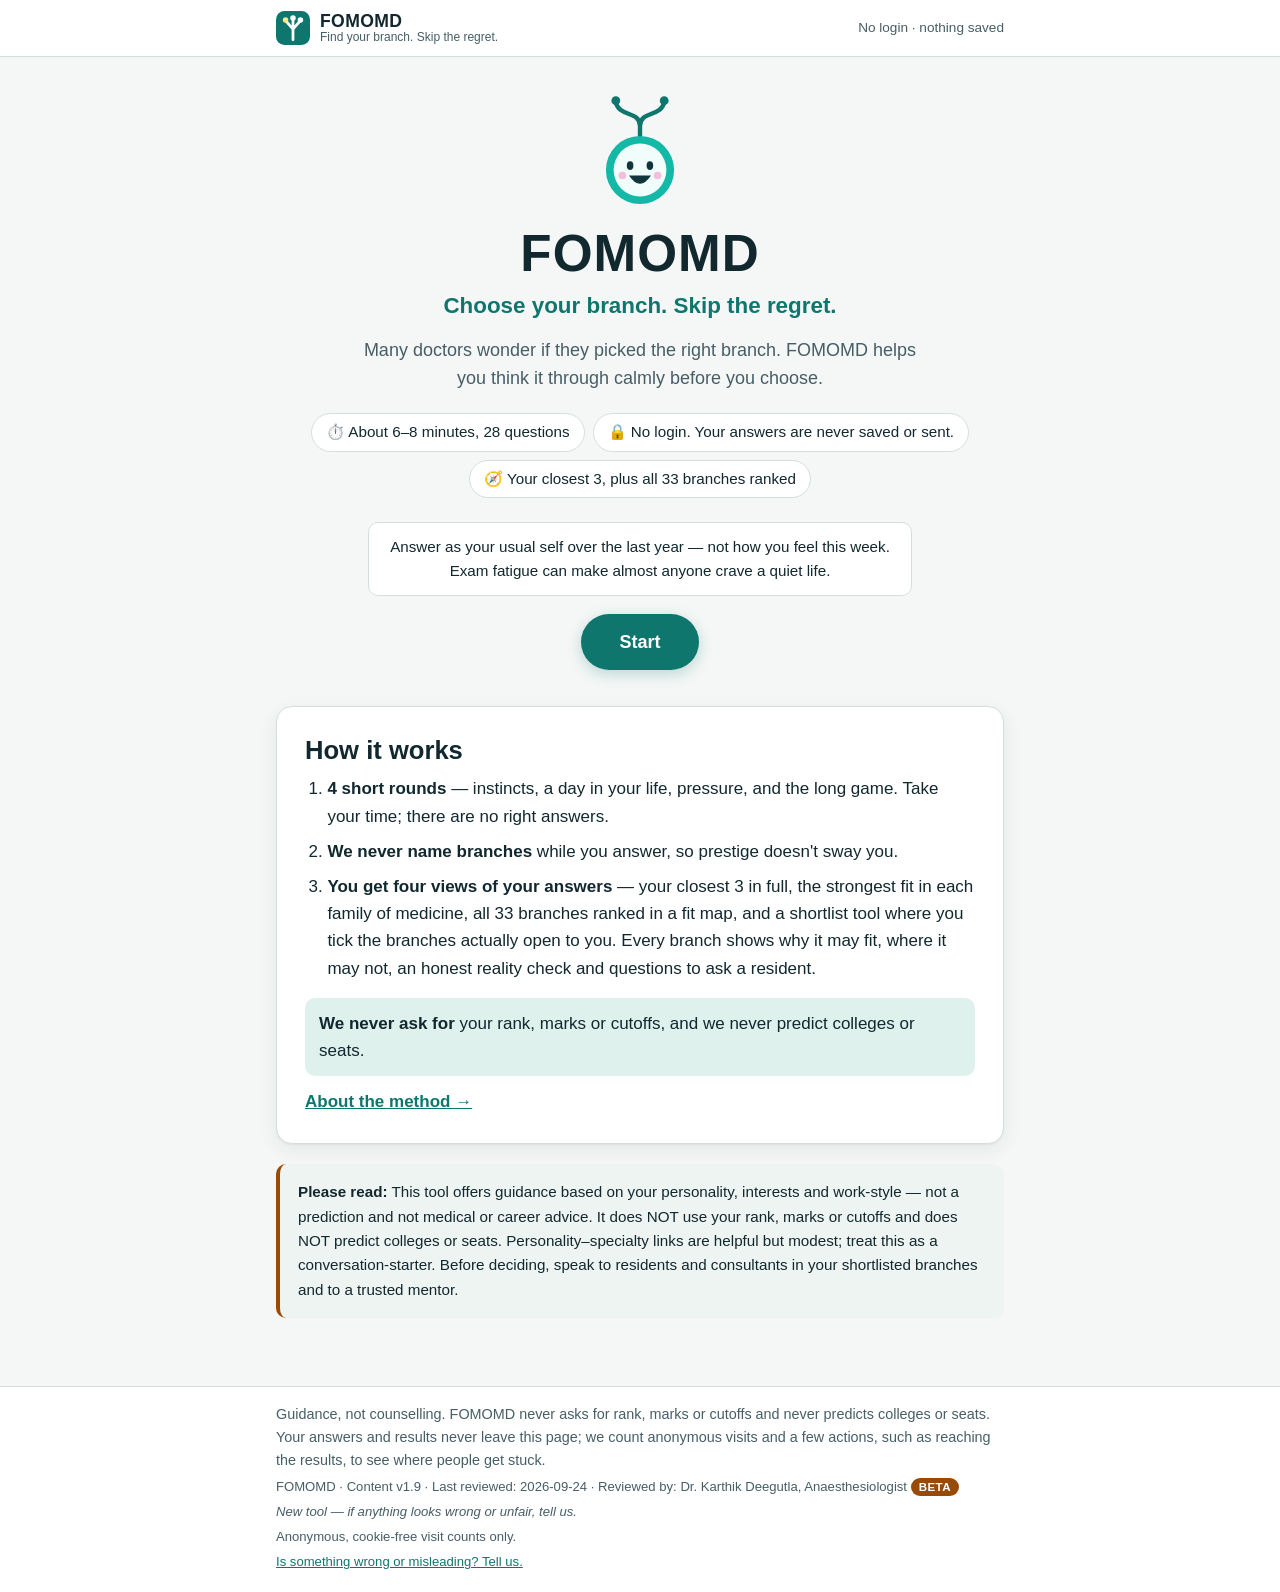
<file: index.html>
<!DOCTYPE html>
<html lang="en-IN">
<head>
  <meta charset="utf-8">
  <meta name="viewport" content="width=device-width, initial-scale=1, viewport-fit=cover">
  <title>FOMOMD — Choose your branch. Skip the regret.</title>
  <meta name="description" content="FOMOMD is a calm, free self-reflection tool for Indian MBBS graduates exploring MD/MS branches. No rank, no cutoffs, no login — your closest 3, the best fit in each family of medicine, and all 33 branches ranked, each with an honest reality check.">
  <meta property="og:title" content="FOMOMD — Choose your branch. Skip the regret.">
  <meta property="og:description" content="A calm self-reflection tool for Indian MBBS graduates exploring postgraduate branches: your closest 3, the best fit in each family, all 33 ranked, and a shortlist of the branches actually open to you. No rank, no cutoffs, no login, nothing saved.">
  <meta property="og:type" content="website">
  <meta name="theme-color" content="#0f766e">
  <!-- Inline branching-path favicon: no network request needed -->
  <link rel="icon" href="data:image/svg+xml,%3Csvg xmlns='http://www.w3.org/2000/svg' viewBox='0 0 32 32'%3E%3Crect width='32' height='32' rx='8' fill='%230f766e'/%3E%3Cpath d='M16 27V17M16 17L9 9M16 17V7M16 17l7-8' stroke='%23fff' stroke-width='2.6' stroke-linecap='round' fill='none'/%3E%3Ccircle cx='9' cy='8.5' r='2.6' fill='%23fde68a'/%3E%3Ccircle cx='16' cy='6.5' r='2.6' fill='%23fff'/%3E%3Ccircle cx='23' cy='8.5' r='2.6' fill='%23fff'/%3E%3C/svg%3E">
  <!-- No external fonts or libraries. -->
  <link rel="stylesheet" href="styles.css">
</head>
<body>
  <a class="skip-link" id="skip-link" href="#main">Skip to content</a>

  <header class="site-header no-print">
    <div class="wrap header-inner">
      <a class="brand" href="./" aria-label="FOMOMD home">
        <svg class="brand-mark" viewBox="0 0 32 32" aria-hidden="true" focusable="false">
          <rect width="32" height="32" rx="8" class="bm-bg"/>
          <path d="M16 27V17M16 17L9 9M16 17V7M16 17l7-8" class="bm-path"/>
          <circle cx="9" cy="8.5" r="2.6" class="bm-dot-hi"/><circle cx="16" cy="6.5" r="2.6" class="bm-dot"/><circle cx="23" cy="8.5" r="2.6" class="bm-dot"/>
        </svg>
        <span class="brand-text">
          <span class="brand-name" id="brand-name">FOMOMD</span>
          <span class="brand-sub" id="brand-sub">Find your branch. Skip the regret.</span>
        </span>
      </a>
      <span class="header-note" id="header-note">No login · nothing saved</span>
    </div>
  </header>

  <main id="main" class="wrap" tabindex="-1">
    <noscript>
      <p class="card">FOMOMD needs JavaScript switched on. Nothing is sent anywhere — everything runs on your own device.</p>
    </noscript>
  </main>

  <div id="toast" class="toast" role="status" aria-live="polite"></div>

  <footer class="site-footer">
    <div class="wrap">
      <p id="footer-privacy">Guidance, not counselling. FOMOMD never asks for rank, marks or cutoffs, never predicts colleges or seats, and nothing you answer leaves this page.</p>
      <p class="footer-meta"><span id="footer-line">FOMOMD</span> <span class="beta-tag" id="footer-beta">beta</span></p>
      <p class="footer-meta beta-note" id="footer-beta-note"></p>
      <p class="footer-meta" id="footer-analytics" hidden></p>
      <p class="footer-meta"><a id="footer-feedback" href="#" target="_blank" rel="noopener noreferrer" hidden></a></p>
    </div>
  </footer>

  <!-- Plain scripts (not modules) so double-clicking index.html works. Order matters. -->
  <script src="data.js"></script>
  <script src="app.js"></script>
</body>
</html>
</file>
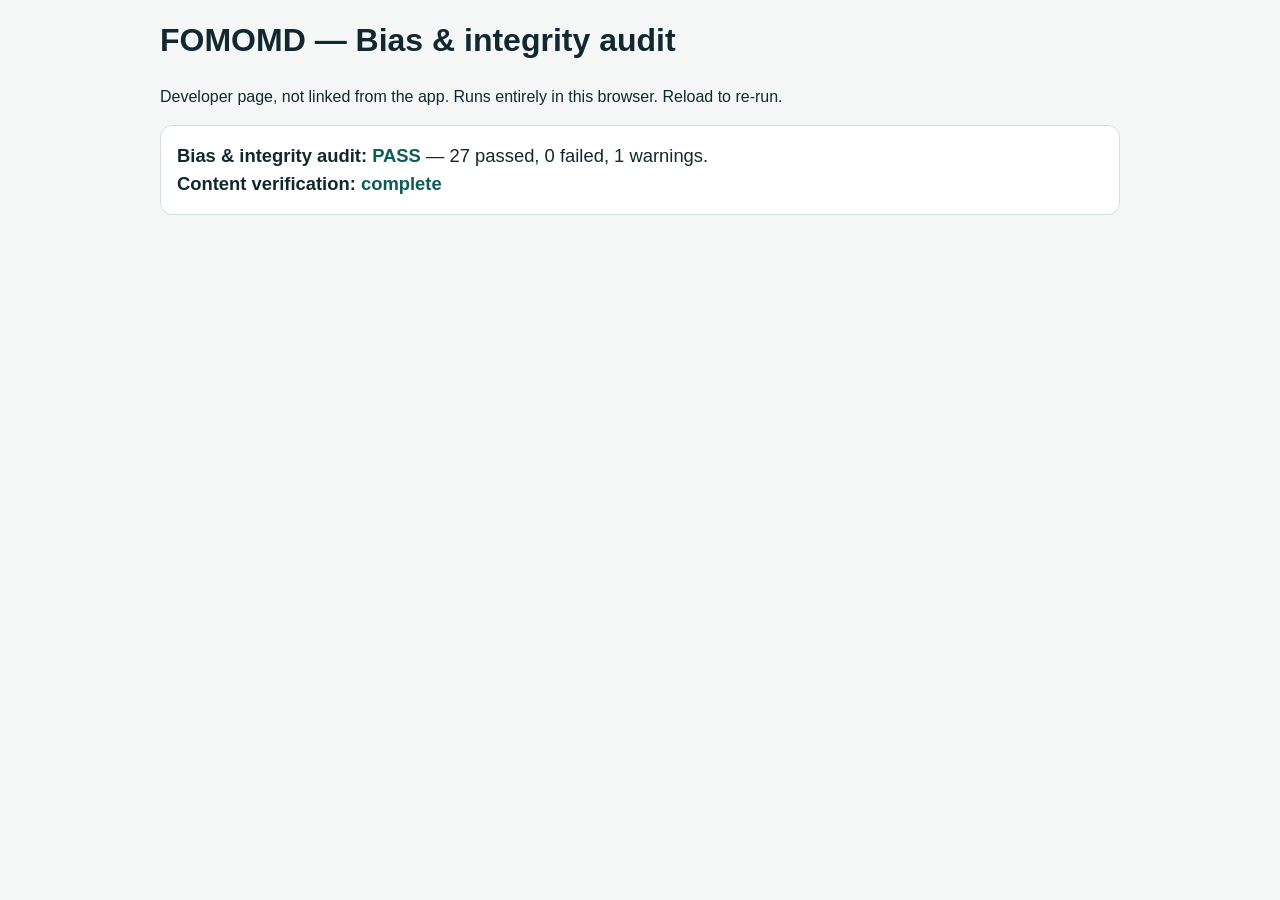
<file: dev/audit.html>
<!DOCTYPE html>
<html lang="en">
<head>
  <meta charset="utf-8">
  <meta name="viewport" content="width=device-width, initial-scale=1">
  <meta name="robots" content="noindex, nofollow">
  <title>FOMOMD — Bias &amp; integrity audit (dev only)</title>
  <style>
    body { font: 16px/1.5 -apple-system, BlinkMacSystemFont, "Segoe UI", Roboto, Arial, sans-serif; margin: 0; padding: 16px; background: #f4f7f6; color: #12282f; }
    main { max-width: 960px; margin: 0 auto; }
    h1 { margin-top: 0; }
    section { background: #fff; border: 1px solid #d3dfdc; border-radius: 12px; padding: 16px; margin-bottom: 16px; }
    .pass { color: #0b5e58; font-weight: 700; } .info { color: #173e66; font-weight: 700; } .fail { color: #9b1c1c; font-weight: 700; } .warn { color: #7a3b00; font-weight: 700; }
    table { border-collapse: collapse; width: 100%; font-size: 14px; }
    th, td { border-bottom: 1px solid #e3ebe9; padding: 4px 8px; text-align: left; vertical-align: top; }
    .wrap { overflow-x: auto; }
    code { background: #eef4f2; padding: 1px 4px; border-radius: 4px; }
    #summary { font-size: 1.15rem; }
    ul { padding-left: 1.2rem; }
  </style>
</head>
<body>
<main>
  <h1>FOMOMD — Bias &amp; integrity audit</h1>
  <p>Developer page, not linked from the app. Runs entirely in this browser. Reload to re-run.</p>
  <section id="summary" aria-live="polite">Running…</section>
  <div id="out"></div>
</main>

<script src="../data.js"></script>
<script src="../app.js"></script>
<script>
(function () {
  "use strict";
  var out = document.getElementById("out");
  var F = window.FOMOMD, D = window.FOMOMD_DATA;
  if (!F || !D) { document.getElementById("summary").innerHTML = '<span class="fail">Could not load ../data.js or ../app.js</span>'; return; }
  var E = F.engine, C = E.constants;
  var RANDOM_SETS = 500;
  var DIST_SETS = 5000;      // for the discrimination checks (section 3b)

  function esc(s) { return String(s).replace(/[&<>"]/g, function (c) { return { "&": "&amp;", "<": "&lt;", ">": "&gt;", '"': "&quot;" }[c]; }); }
  var checks = [];
  function check(group, name, status, detail) { checks.push({ group: group, name: name, status: status, detail: detail || "" }); }

  // Seeded RNG so every run is reproducible.
  var seed = 20260916;
  function rand() { seed = (seed * 16807) % 2147483647; return seed / 2147483647; }

  // Collect every string inside a value, with its path.
  function collectStrings(obj, path, acc) {
    if (typeof obj === "string") acc.push({ path: path, text: obj });
    else if (Array.isArray(obj)) obj.forEach(function (v, i) { collectStrings(v, path + "[" + i + "]", acc); });
    else if (obj && typeof obj === "object") Object.keys(obj).forEach(function (k) { collectStrings(obj[k], path ? path + "." + k : k, acc); });
    return acc;
  }
  function collectKeys(obj, path, acc) {
    if (Array.isArray(obj)) obj.forEach(function (v, i) { collectKeys(v, path + "[" + i + "]", acc); });
    else if (obj && typeof obj === "object") Object.keys(obj).forEach(function (k) { acc.push(path ? path + "." + k : k); collectKeys(obj[k], path ? path + "." + k : k, acc); });
    return acc;
  }

  /* ---------- 1. Data validation ---------- */
  var problems = F.validateData();
  check("Data", "data.js validates (traits, ids, glossary, adjacency, sources, ≤28 questions)", problems.length ? "fail" : "pass", problems.join("; "));

  /* ---------- 2. Persona tests ---------- */
  var personas = F.runPersonaTests({ quiet: true });
  check("Personas", "Persona tests (" + personas.passed + "/" + personas.total + ")", personas.passed === personas.total ? "pass" : "fail",
    personas.rows.map(function (r) { return (r.pass ? "PASS " : "FAIL ") + r.name + " → " + r.summary; }).join("\n"));

  /* ---------- 3. Random answer sets ---------- */
  var FORBIDDEN = /\b(rank|ranks|cut-?offs?|salary|salaries|stipend|per month|crore|lakh|lakhs|seat prediction)\b|₹|\d+\s?%/i;
  var errors = 0, bandIssues = 0, whyIssues = 0, notFitIssues = 0, forbiddenHits = [], freq = {}, bandCount = { strong: 0, good: 0, possible: 0 }, flatCount = 0;
  var generated = [];
  for (var i = 0; i < RANDOM_SETS; i++) {
    var answers = {};
    E.questions.forEach(function (q) {
      if (rand() < 0.08) return; // ~8% skipped
      if (q.type === "slider") answers[q.id] = { value: Math.floor(rand() * 11) };
      else {
        var opts = q.options;
        if (q.isDealbreakerQuestion && rand() < 0.8) opts = opts.filter(function (o) { return !o.dealbreaker; });
        answers[q.id] = { optionId: opts[Math.floor(rand() * opts.length)].id };
      }
    });
    try {
      var res = E.computeResults(answers);
      if (res.empty) continue;
      if (res.flat) flatCount++;
      var items = res.top.concat(res.honourable ? [res.honourable] : []);
      items.forEach(function (r) {
        if (!(r.band in bandCount)) bandIssues++; else if (r.rank <= 3) bandCount[r.band]++;
        // "Why" may only use traits where the user scored high
        r.why.traits.forEach(function (d) {
          if (res.profile.scaled[d] - D.scoring.scaleMidpoint < C.HIGH_TRAIT_MARGIN || r.spec.profile[d] <= D.scoring.scaleMidpoint) whyIssues++;
        });
        if (!r.notFit.items.length || !r.notFit.items[0]) notFitIssues++;
        if (r.rank <= 3) freq[r.spec.shortName] = (freq[r.spec.shortName] || 0) + 1;
        [r.why.text].concat(r.notFit.items).forEach(function (txt) {
          generated.push({ path: "random#" + i + " " + r.spec.id, text: txt });
          if (FORBIDDEN.test(txt)) forbiddenHits.push(r.spec.id + ": " + txt);
        });
      });
      if (!res.stability || Object.keys(res.stability.counts).some(function (k) { var v = res.stability.counts[k]; return v < 0 || v > C.SENSITIVITY_RUNS; })) errors++;
    } catch (e) { errors++; }
  }
  check("Random sets", RANDOM_SETS + " random answer sets scored without errors", errors ? "fail" : "pass", errors + " errors");
  check("Random sets", "Every result has a valid fit band (no numeric %)", bandIssues ? "fail" : "pass",
    "Top-3 bands: strong " + bandCount.strong + ", good " + bandCount.good + ", possible " + bandCount.possible);
  check("Random sets", "'Why this fits you' uses only traits where the user scored high", whyIssues ? "fail" : "pass", whyIssues + " violations");
  check("Random sets", "Every result has a 'Where it may NOT fit you' statement", notFitIssues ? "fail" : "pass", notFitIssues + " missing");
  check("Random sets", "Generated text has no rank/cutoff/salary/percent language", forbiddenHits.length ? "fail" : "pass", forbiddenHits.slice(0, 10).join("\n"));
  // Restricted-entry branches are deliberately excluded from the top 3, so
  // they are not expected to appear here — they are checked separately below.
  var never = D.specialties.filter(function (s) { return !freq[s.shortName] && s.availability !== "restricted-entry"; })
    .map(function (s) { return s.shortName; });
  check("Random sets", "Every generally available branch can appear in a top 3", never.length ? "fail" : "warn",
    (never.length ? "Never appeared: " + never.join(", ") + ". " : "") +
    "Restricted-entry branches excluded by design: " + D.specialties.filter(function (s) { return s.availability === "restricted-entry"; }).map(function (s) { return s.shortName; }).join(", ") + ". " +
    "Flat-answer warning shown in " + flatCount + " of " + RANDOM_SETS + " sets.");

  /* ---------- 3b. Discrimination: does scoring depend on answers? ---------- */
  function randomAnswerSet() {
    var answers = {};
    E.questions.forEach(function (q) {
      if (rand() < 0.05) return;
      if (q.type === "slider") answers[q.id] = { value: Math.floor(rand() * 11) };
      else {
        var opts = q.options;
        if (q.isDealbreakerQuestion && rand() < 0.8) opts = opts.filter(function (o) { return !o.dealbreaker; });
        answers[q.id] = { optionId: opts[Math.floor(rand() * opts.length)].id };
      }
    });
    return answers;
  }
  function distribution(mode) {
    var top1 = {}, top3 = {}, sets = 0;
    for (var i = 0; i < DIST_SETS; i++) {
      var prof = E.computeUserProfile(randomAnswerSet());
      if (!prof.answered) continue;
      sets++;
      var kept = E.scoreAll(prof, E.baseWeights(), mode).kept;
      top1[kept[0].spec.shortName] = (top1[kept[0].spec.shortName] || 0) + 1;
      kept.slice(0, 3).forEach(function (r) { top3[r.spec.shortName] = (top3[r.spec.shortName] || 0) + 1; });
    }
    return { top1: top1, top3: top3, sets: sets };
  }
  function entropyOf(counts, sets) {
    var h = 0;
    Object.keys(counts).forEach(function (k) { var p = counts[k] / sets; if (p > 0) h -= p * Math.log(p) / Math.log(2); });
    return h;
  }

  var distNew = distribution();
  var distOld = distribution("legacy");
  var nBranches = D.specialties.length;
  var maxEntropy = Math.log(nBranches) / Math.log(2);
  var entNew = entropyOf(distNew.top1, distNew.sets), entOld = entropyOf(distOld.top1, distOld.sets);

  var over = [], under = [];
  D.specialties.forEach(function (sp) {
    var share = (distNew.top3[sp.shortName] || 0) / distNew.sets;
    if (share > 0.25) over.push(sp.shortName + " " + (share * 100).toFixed(1) + "%");
    if (share < 0.02) under.push(sp.shortName + " " + (share * 100).toFixed(1) + "%");
  });
  // Accepted exceptions: branches whose profile is honest but undramatic.
  // Listed here so a genuine regression elsewhere still fails the check.
  var ACCEPTED_LOW = {
    "Transfusion Medicine": "Its profile is close to the average on most dimensions even after the v1.4 sharpening (patient contact deliberately kept at 2 for donor counselling, apheresis and reaction consults). Accepted rather than inflated to pass a threshold."
  };
  var underUnexpected = under.filter(function (entry) { return !ACCEPTED_LOW[entry.split(" ").slice(0, -1).join(" ")]; });
  var underAccepted = under.filter(function (entry) { return ACCEPTED_LOW[entry.split(" ").slice(0, -1).join(" ")]; });
  check("Discrimination", "Top-3 share stays between 2% and 25% for every branch (" + DIST_SETS + " random sets, average " + (300 / nBranches).toFixed(1) + "%)",
    over.length || underUnexpected.length ? "fail" : underAccepted.length ? "warn" : "pass",
    (over.length ? "ABOVE 25%: " + over.join(", ") + "\n" : "") +
    (underUnexpected.length ? "BELOW 2%: " + underUnexpected.join(", ") + "\n" : "") +
    (underAccepted.length ? "KNOWN ACCEPTED EXCEPTION — " + underAccepted.map(function (entry) {
      var name = entry.split(" ").slice(0, -1).join(" ");
      return entry + ": " + ACCEPTED_LOW[name];
    }).join("\n") : "") ||
    "All branches inside the range.");

  var unreachable = D.specialties.filter(function (sp) { return !distNew.top1[sp.shortName]; }).map(function (sp) { return sp.shortName; });
  check("Discrimination", "Every branch reaches #1 for at least one answer set", unreachable.length ? "fail" : "pass",
    unreachable.length ? "Never #1: " + unreachable.join(", ") : Object.keys(distNew.top1).length + " of " + nBranches + " branches were someone's #1.");

  check("Discrimination", "Entropy of the #1 distribution is at least 80% of maximum",
    entNew / maxEntropy >= 0.8 ? "pass" : "fail",
    "New scoring: " + entNew.toFixed(2) + " of " + maxEntropy.toFixed(2) + " bits = " + (entNew / maxEntropy * 100).toFixed(1) + "%\n" +
    "Old (v1.1 raw-vector cosine): " + entOld.toFixed(2) + " bits = " + (entOld / maxEntropy * 100).toFixed(1) + "%");

  // Answer sensitivity: flip one answer at a time, count how many of the top 3 change.
  var changes = [], fullFlips = 0, flips = 0;
  F.personas.forEach(function (p) {
    var base = F.personaToAnswers(p);
    var baseTop = E.computeResults(base, { skipSensitivity: true }).top.map(function (r) { return r.spec.id; });
    E.questions.forEach(function (q) {
      var variants = q.type === "slider" ? [{ value: 0 }, { value: 10 }] :
        q.options.filter(function (o) { return !base[q.id] || base[q.id].optionId !== o.id; }).map(function (o) { return { optionId: o.id }; });
      variants.forEach(function (v) {
        var copy = JSON.parse(JSON.stringify(base));
        copy[q.id] = v;
        var newTop = E.computeResults(copy, { skipSensitivity: true }).top.map(function (r) { return r.spec.id; });
        var same = newTop.filter(function (id) { return baseTop.indexOf(id) !== -1; }).length;
        changes.push(3 - same);
        flips++;
        if (same === 0) fullFlips++;
      });
    });
  });
  changes.sort(function (a, b) { return a - b; });
  var median = changes[Math.floor(changes.length / 2)];
  var mean = changes.reduce(function (a, b) { return a + b; }, 0) / changes.length;
  var fullShare = fullFlips / flips;
  var movedShare = changes.filter(function (c) { return c > 0; }).length / flips;
  check("Discrimination", "Single-answer flips move the top 3, without churning it completely (pass: at least 15% move something AND under 50% replace all three)",
    movedShare < 0.15 || fullShare >= 0.5 ? "fail" : "pass",
    "Median branches changed per flip: " + median + " of 3 (mean " + mean.toFixed(2) + ") across " + flips + " flips.\n" +
    "Flips replacing all 3: " + (fullShare * 100).toFixed(1) + "% (fails above 50%).\n" +
    "Flips changing nothing: " + (changes.filter(function (c) { return c === 0; }).length / flips * 100).toFixed(1) + "%\n" +
    "Flips changing at least one branch: " + (movedShare * 100).toFixed(1) + "% (needs at least 15%)\n" +
    "Note: each of " + E.questions.length + " questions carries a small share of the signal, so most single flips leave a strong persona's top 3 intact. " +
    "A median of 0 means 'one answer rarely overturns three branches', not 'answers are ignored'.");

  // Determinism: the same answers must always give the same result.
  var determinismFails = [];
  F.personas.forEach(function (p) {
    var a1 = F.personaToAnswers(p), a2 = F.personaToAnswers(p);
    var r1 = E.computeResults(a1), r2 = E.computeResults(a2);
    var sig = function (r) {
      return r.top.map(function (e) { return e.spec.id + ":" + e.band + ":" + e.sim.toFixed(6); }).join("|") +
        " stability:" + JSON.stringify(r.stability.counts);
    };
    if (sig(r1) !== sig(r2)) determinismFails.push(p.name);
  });
  check("Discrimination", "Scoring is deterministic — the same answers give identical top 3, bands and stability",
    determinismFails.length ? "fail" : "pass",
    determinismFails.length ? "Differed between runs: " + determinismFails.join(", ") :
      "All " + F.personas.length + " personas scored twice: identical branches, bands, scores and stability counts.");

  // Question informativeness: how far apart are an option's weight vectors?
  var dull = [], infoRows = [];
  E.questions.forEach(function (q) {
    var vecs;
    if (q.type === "slider") {
      vecs = [E.dimensions.map(function (d) { return -5 * ((q.perPoint || {})[d] || 0); }),
              E.dimensions.map(function (d) { return 5 * ((q.perPoint || {})[d] || 0); })];
    } else {
      vecs = q.options.map(function (o) { return E.dimensions.map(function (d) { return (o.weights || {})[d] || 0; }); });
    }
    var pairs = 0, total = 0;
    for (var a = 0; a < vecs.length; a++) for (var b = a + 1; b < vecs.length; b++) {
      var sum = 0;
      for (var k = 0; k < vecs[a].length; k++) sum += Math.pow(vecs[a][k] - vecs[b][k], 2);
      total += Math.sqrt(sum); pairs++;
    }
    var spread = pairs ? total / pairs : 0;
    var byDesign = q.isDealbreakerQuestion || (q.type === "slider" && !Object.keys(q.perPoint || {}).length);
    infoRows.push({ id: q.id, spread: spread, byDesign: byDesign });
    if (spread < 1.0 && !byDesign) dull.push(q.id + " (" + spread.toFixed(2) + ")");
  });
  infoRows.sort(function (a, b) { return a.spread - b.spread; });
  check("Discrimination", "Every scored question's options differ enough to carry information", dull.length ? "warn" : "pass",
    (dull.length ? "Nearly identical options: " + dull.join(", ") + "\n" : "No scored question has near-identical options.\n") +
    "Lowest spreads: " + infoRows.filter(function (r) { return !r.byDesign; }).slice(0, 6).map(function (r) { return r.id + " " + r.spread.toFixed(2); }).join(", ") + "\n" +
    "Carry no trait weights by design (dealbreaker flags / an honest note only): " +
      infoRows.filter(function (r) { return r.byDesign; }).map(function (r) { return r.id; }).join(", "));

  /* ---------- 3c. Availability tiers (v1.3) ---------- */
  var restrictedIds = D.specialties.filter(function (sp) { return sp.availability === "restricted-entry"; }).map(function (sp) { return sp.id; });
  var availMissing = D.specialties.filter(function (sp) {
    return ["widely-available", "limited-centres", "restricted-entry"].indexOf(sp.availability) === -1;
  }).map(function (sp) { return sp.id; });
  var restrictedLeak = 0, familyLeak = 0, mapShown = 0;
  var availSets = 0;
  for (var ai = 0; ai < DIST_SETS; ai++) {
    var ans = randomAnswerSet();
    var out = E.computeResults(ans, { skipSensitivity: true });
    if (out.empty) continue;
    availSets++;
    if (out.top.some(function (e) { return restrictedIds.indexOf(e.spec.id) !== -1; })) restrictedLeak++;
    if (out.families.some(function (f) { return restrictedIds.indexOf(f.entry.spec.id) !== -1; })) familyLeak++;
    if (out.keptEntries.some(function (e) { return restrictedIds.indexOf(e.spec.id) !== -1; })) mapShown++;
  }
  check("Discrimination", "Every branch carries a valid availability tier", availMissing.length ? "fail" : "pass",
    availMissing.length ? "Missing or invalid: " + availMissing.join(", ") :
      ["widely-available", "limited-centres", "restricted-entry"].map(function (tier) {
        return tier + ": " + D.specialties.filter(function (sp) { return sp.availability === tier; }).length;
      }).join(", "));
  var OUTLOOKS = ["terminal", "hospital-based", "often-paired", "institutional"];
  var outlookMissing = D.specialties.filter(function (sp) { return OUTLOOKS.indexOf(sp.careerOutlook) === -1; }).map(function (sp) { return sp.id; });
  check("Discrimination", "Every branch carries a valid long-term outlook", outlookMissing.length ? "fail" : "pass",
    outlookMissing.length ? "Missing or invalid: " + outlookMissing.join(", ") :
      OUTLOOKS.map(function (o) {
        return o + ": " + D.specialties.filter(function (sp) { return sp.careerOutlook === o; }).length;
      }).join(", ") + " (branches with their own wording: " +
      D.specialties.filter(function (sp) { return sp.careerOutlookNote; }).map(function (sp) { return sp.shortName; }).join(", ") + ")");

  check("Discrimination", "Restricted-entry branches never appear in the closest 3 or the families section",
    restrictedLeak || familyLeak ? "fail" : "pass",
    "Across " + availSets + " random sets: " + restrictedLeak + " leaks into the closest 3, " + familyLeak + " into families.\n" +
    "They still appear in the full fit map in " + (mapShown / availSets * 100).toFixed(0) + "% of sets, with their access route stated.");

  /* ---------- 3d. Skips must not bias results towards the middle (v1.3) ---------- */
  function skipRun(nSkips) {
    var top1 = {}, sets = 0, extremity = 0, uncovered = 0;
    for (var i = 0; i < 1200; i++) {
      var ans = randomAnswerSet();
      var ids = Object.keys(ans);
      for (var k = 0; k < nSkips && ids.length; k++) delete ans[ids.splice(Math.floor(rand() * ids.length), 1)[0]];
      var prof = E.computeUserProfile(ans);
      if (!prof.answered) continue;
      sets++;
      uncovered += prof.uncovered.length;
      var winner = E.scoreAll(prof, E.baseWeights()).kept[0].spec;
      top1[winner.shortName] = (top1[winner.shortName] || 0) + 1;
      // How distinctive is the winning branch? Falling values would mean
      // skips push everyone towards bland, middle-of-the-road branches.
      var sum = 0;
      E.dimensions.forEach(function (d) { sum += Math.pow((winner.profile[d] - E.branchStats[d].mean) / E.branchStats[d].sd, 2); });
      extremity += Math.sqrt(sum / E.dimensions.length);
    }
    return { entropy: entropyOf(top1, sets), distinct: Object.keys(top1).length, extremity: extremity / sets, uncovered: uncovered / sets, sets: sets };
  }
  var skipRows = [0, 2, 4, 6, 8].map(function (n) { return { n: n, r: skipRun(n) }; });
  var base = skipRows[0].r, worst = skipRows[skipRows.length - 1].r;
  var entropyDrop = (base.entropy - worst.entropy) / base.entropy;
  var extremityDrop = (base.extremity - worst.extremity) / base.extremity;
  check("Discrimination", "Skipped questions do not push results towards middle-of-the-road branches",
    extremityDrop > 0.15 || entropyDrop > 0.15 ? "fail" : "pass",
    skipRows.map(function (row) {
      return "skips=" + row.n + ": entropy " + row.r.entropy.toFixed(2) + " bits (" + (row.r.entropy / maxEntropy * 100).toFixed(1) + "%)" +
        ", distinct #1s " + row.r.distinct + ", winner distinctiveness " + row.r.extremity.toFixed(3) +
        ", uncovered dimensions " + row.r.uncovered.toFixed(2);
    }).join("\n") +
    "\nChange from 0 to 8 skips — entropy " + (entropyDrop * 100).toFixed(1) + "%, winner distinctiveness " + (extremityDrop * 100).toFixed(1) + "% (fails above 15%).");

  /* ---------- 3e. Analytics payloads (v1.6) ---------- */
  var A = F.analytics || {};
  var APPROVED = [
    "quiz_start", "round_complete_1", "round_complete_2", "round_complete_3", "round_complete_4",
    "results_reached", "fitmap_opened", "shortlist_used", "sharecard_downloaded",
    "results_copied", "retake_clicked", "feedback_useful", "feedback_not_useful"
  ];
  var listExtra = (A.allowedEvents || []).filter(function (e) { return APPROVED.indexOf(e) === -1; });
  var listMissing = APPROVED.filter(function (e) { return (A.allowedEvents || []).indexOf(e) === -1; });
  check("Analytics", "The event allowlist matches the approved list exactly",
    listExtra.length || listMissing.length ? "fail" : "pass",
    (listExtra.length ? "NOT APPROVED: " + listExtra.join(", ") + "\n" : "") +
    (listMissing.length ? "MISSING: " + listMissing.join(", ") + "\n" : "") +
    (A.allowedEvents || []).length + " fixed names, plus quiz_abandoned_qN for the question number reached.");

  // Anything carrying answers, results, branch names or free text must be refused.
  var hostileNames = [
    "results_reached Radiology", "feedback_text:my rank is 1234", "quiz_start?answers=aabba",
    "shortlist_used:derm,radio", "feedback:the tool said psychiatry", "quiz_abandoned_q99",
    "Dermatology", "results_copied " + (D.specialties[0] || {}).shortName, "custom_event"
  ];
  var accepted = hostileNames.filter(function (n) { return A.isAllowedEvent && A.isAllowedEvent(n); });
  check("Analytics", "Event names carrying answers, results, branch names or free text are refused",
    accepted.length ? "fail" : "pass",
    accepted.length ? "WRONGLY ACCEPTED: " + accepted.join(" | ") :
      "All " + hostileNames.length + " hostile payloads refused, including branch names, pasted answers and free text.");

  // Static scan: every track() call in app.js must pass a literal from the list.
  var appSource = "";
  var trackScan = "not run (open this page over http:// to scan app.js)";
  var trackStatus = "warn";
  try {
    var req = new XMLHttpRequest();
    req.open("GET", "../app.js", false);
    req.send(null);
    if (req.status >= 200 && req.status < 400) {
      var src = req.responseText;
      appSource = src;
      // Extract each track(...) argument with balanced parentheses, so a
      // nested call like track("x" + (i + 1)) is read in full.
      var calls = [];
      for (var ci = src.indexOf("track("); ci !== -1; ci = src.indexOf("track(", ci + 1)) {
        if (/[A-Za-z0-9_.$]/.test(src.charAt(ci - 1))) continue;   // skip e.g. isTrack(
        var depth = 0, end = -1;
        for (var cj = ci + 5; cj < src.length; cj++) {
          if (src.charAt(cj) === "(") depth++;
          else if (src.charAt(cj) === ")") { depth--; if (depth === 0) { end = cj; break; } }
        }
        if (end !== -1) calls.push(src.slice(ci + 6, end));
      }
      var bad = calls.filter(function (call) {
        var arg = call.trim();
        if (/^"[a-z_0-9]+"$/.test(arg)) return APPROVED.indexOf(arg.slice(1, -1)) === -1;
        // the only permitted computed names
        if (/^"round_complete_" \+/.test(arg)) return false;
        if (/^"quiz_abandoned_q" \+ \(state\.qIndex \+ 1\)$/.test(arg)) return false;
        if (/^value === "useful" \? "feedback_useful" : "feedback_not_useful"$/.test(arg)) return false;
        if (arg === "eventName" || arg === "") return false;   // the definition itself
        return true;
      });
      trackStatus = bad.length ? "fail" : "pass";
      trackScan = bad.length ? "Calls that could send something else: " + bad.map(function (b) { return "track(" + b + ")"; }).join(" | ")
        : calls.length + " track() calls in app.js, every one a literal from the allowlist or an approved computed name.";
    }
  } catch (e) { trackScan = "not run (" + e.name + ")"; }
  check("Analytics", "Every track() call in app.js sends an allowlisted name", trackStatus, trackScan);

  // The feedback form must be opened bare — no answers, no results, no query string.
  var formUrl = D.feedbackUrl || "";
  var formProblems = [];
  if (formUrl) {
    if (!/^https:\/\/[^?#\s]+$/.test(formUrl)) formProblems.push("feedbackUrl is not a bare https URL without query or fragment: " + formUrl);
    if (appSource) {
      // Any use of the URL must be a plain attribute value, never concatenated with data.
      var uses = appSource.match(/esc\(DATA\.feedbackUrl\)|DATA\.feedbackUrl\s*\+|\+\s*DATA\.feedbackUrl|feedbackUrl\s*\+\s*"/g) || [];
      var concatenated = uses.filter(function (u) { return u.indexOf("+") !== -1; });
      if (concatenated.length) formProblems.push("feedbackUrl is concatenated with something: " + concatenated.join(", "));
      // Every rendered href using it must be immediately followed by the closing quote.
      var hrefs = appSource.match(/href="' \+ esc\(DATA\.feedbackUrl\) \+ '[^"]*"/g) || [];
      hrefs.forEach(function (h) {
        var tail = h.slice(h.indexOf("esc(DATA.feedbackUrl) + '") + "esc(DATA.feedbackUrl) + '".length);
        if (tail.replace(/"$/, "").length) formProblems.push("Something is appended to the form URL: " + h);
      });
      if (!hrefs.length && uses.length) formProblems.push("Could not verify how feedbackUrl is rendered — check by hand.");
      // Anything glued onto the end of the URL, and any hardcoded query string.
      // (A ternary like `DATA.feedbackUrl ? ... : ...` is not an append.)
      if (/esc\(DATA\.feedbackUrl\)\s*\+\s*'[^'"]/.test(appSource)) formProblems.push("Something is appended directly after the form URL.");
      if (/https:\/\/tally\.so[^"'\s]*\?/.test(appSource)) formProblems.push("A hardcoded query string appears on a form URL in app.js.");
    } else {
      formProblems.push("app.js not scanned (open over http://)");
    }
  }
  check("Analytics", "The feedback form is opened bare — nothing from the app is passed to it",
    formProblems.length ? (appSource ? "fail" : "warn") : "pass",
    formProblems.length ? formProblems.join("\n") :
      "Form: " + (formUrl || "(none set)") + "\nNo query string, no concatenation, opened with target=_blank and rel=noopener noreferrer, so not even the referring URL is sent.");

  check("Analytics", "Analytics and feedback are disabled until a GoatCounter code is set",
    (D.analytics && D.analytics.enabled && !D.analytics.goatcounterCode) ? "fail" : "pass",
    "enabled: " + !!(D.analytics && D.analytics.enabled) + ", code set: " + !!(D.analytics && D.analytics.goatcounterCode) +
    ". With analytics off the feedback block is hidden entirely, so there is never a dead button.");

  /* ---------- 3f. Copy must not under-promise the output (v1.9) ---------- */
  // What the results page actually renders, measured rather than assumed.
  var sampleRes = E.computeResults(F.personaToAnswers(F.personas[0]), { skipSensitivity: true });
  var renderedBranches = sampleRes.keptEntries.length;
  var renderedSections = ["closest 3", "families", "full fit map", "shortlist"];

  // Flags a promise of a fixed number of branches that is NOT qualified as a
  // subset ("closest 3", "top 3", "my closest 3 of 33"). A bare "3 branches
  // worth exploring" contradicts a page that ranks every branch.
  var COUNT_WORDS = { one: 1, two: 2, three: 3, four: 4, five: 5 };
  function stalePromises(strings) {
    var bad = [];
    strings.forEach(function (item) {
      var text = item.text;
      var re = /\b(\d{1,2}|one|two|three|four|five)\s+(branch|branches|matches|results|options)\b/gi;
      var m;
      while ((m = re.exec(text)) !== null) {
        var n = COUNT_WORDS[m[1].toLowerCase()] || parseInt(m[1], 10);
        if (!n || n < 2 || n >= renderedBranches) continue;     // "all 33 branches", "at least one branch"
        // The ONLY thing that makes a count honest is subset wording in the
        // same string. "from 33 options" does not qualify — that is exactly
        // how the stale v1.1 copy read.
        var qualified = /\b(closest|top|best|strongest|first)\b/i.test(text);
        if (!qualified) bad.push(item.path + ": \"" + text.slice(0, 120) + "\"");
      }
    });
    return bad;
  }

  var uiStrings = collectStrings(D.strings, "strings", []);
  var stale = stalePromises(uiStrings);
  // Self-test: the rule must catch the v1.1 wording this check was written for.
  var selfTest = stalePromises([
    { path: "SELFTEST", text: "3 branches worth exploring, from 33 options" },
    { path: "SELFTEST", text: "You get 3 branches worth exploring, each with why it may fit." }
  ]);
  var selfTestOk = selfTest.length === 2;

  check("Copy", "No user-facing string promises fewer branches than the results page shows",
    stale.length || !selfTestOk ? "fail" : "pass",
    (stale.length ? "STALE PROMISES:\n" + stale.join("\n") + "\n\n" : "") +
    (selfTestOk ? "" : "SELF-TEST FAILED — the rule no longer catches the old v1.1 wording, so it cannot be trusted.\n") +
    "Results render " + renderedBranches + " ranked branches across " + renderedSections.length + " sections (" + renderedSections.join(", ") + ").\n" +
    "Scanned " + uiStrings.length + " UI strings. Subset wording such as \"your closest 3\" or \"stayed in your top 3\" is allowed; a bare promise of a fixed number is not.\n" +
    "Self-test: the two v1.1 strings this check was written for are both still caught.");

  /* ---------- 4. Gender: questions and dimensions ---------- */
  var GENDER_Q = /\b(gender|sex|sexes|male|female|man|woman|men|women|boy|girl|boys|girls|husband|wife|married|marriage|marital|maternity|paternity|family planning|pregnant yourself)\b/i;
  var PROXY = /\b(marriage|marital|family planning|your own children|having children|start a family|maternity leave|safety as a|hostel|physical appearance|your looks|dress code|household duties|in-laws)\b/i;
  var qStrings = [];
  E.questions.forEach(function (q) { collectStrings({ prompt: q.prompt, helper: q.helper, minLabel: q.minLabel, maxLabel: q.maxLabel, options: q.options }, q.id, qStrings); });
  var qGender = qStrings.filter(function (s) { return GENDER_Q.test(s.text); });
  check("Gender", "No question asks about gender (question and option text)", qGender.length ? "fail" : "pass",
    qGender.map(function (s) { return s.path + ": " + s.text; }).join("\n"));

  var keyHits = collectKeys(D, "", []).filter(function (k) { return /(^|\.)(gender|sex|isMale|isFemale)$/i.test(k); });
  var answerKeys = E.questions.map(function (q) { return q.id; }).filter(function (id) { return /gender|sex/i.test(id); });
  check("Gender", "No data field or answer key stores or uses gender", keyHits.length || answerKeys.length ? "fail" : "pass", keyHits.concat(answerKeys).join(", "));

  var dimStrings = [];
  D.dimensions.forEach(function (d) { collectStrings(d, "dimension." + d.id, dimStrings); });
  var dimGender = dimStrings.filter(function (s) { return GENDER_Q.test(s.text) || /female-friendly|women-friendly|family-friendly/i.test(s.text); });
  var qProxy = qStrings.filter(function (s) { return PROXY.test(s.text); });
  check("Gender", "No dimension is defined in gendered terms, and no question probes common gender proxies (marriage, family plans, safety-as-a-woman, appearance)",
    dimGender.length || qProxy.length ? "fail" : "pass",
    dimGender.concat(qProxy).map(function (s) { return s.path + ": " + s.text; }).join("\n") ||
    "Note: 'Predictable hours' (lifestyle) is the dimension most often gendered in the specialty-choice literature; here it is framed purely as a working-hours preference for everyone. A true statistical proxy test needs real, consented demographic data — this audit checks wording and structure only.");

  /* ---------- 5. Gendered-language scan of result strings ---------- */
  var GENDERED = /\b(he|she|him|her|his|hers|he\/she|s\/he|himself|herself|female-friendly|male-dominated|women-friendly|for women|for men|women|men|woman|man|ladies|lady|girls?|boys?|feminine|masculine|motherly|fatherly|gentlem[ae]n|manpower)\b/i;
  var resultStrings = [];
  D.specialties.forEach(function (s) { collectStrings({ name: s.name, whyItFits: s.whyItFits, realityCheck: s.realityCheck, cautionIf: s.cautionIf, askAResident: s.askAResident, indiaNote: s.indiaNote }, "specialty." + s.id, resultStrings); });
  collectStrings(D.strings, "strings", resultStrings);
  collectStrings(D.dealbreakers, "dealbreakers", resultStrings);
  collectStrings(D.consistencyPairs, "consistencyPairs", resultStrings);
  resultStrings = resultStrings.concat(qStrings, dimStrings, generated);
  var genderedHits = resultStrings.filter(function (s) { return GENDERED.test(s.text); });
  var uniqueHits = {};
  genderedHits.forEach(function (h) { uniqueHits[h.text] = h.path; });
  check("Gender", "Gendered-language scan (" + resultStrings.length + " strings incl. generated results)", genderedHits.length ? "fail" : "pass",
    Object.keys(uniqueHits).map(function (txt) { return uniqueHits[txt] + ": " + txt.match(GENDERED)[0] + " — " + txt; }).join("\n") || "No matches.");

  /* ---------- 6. Content verification (action items before launch) ---------- */
  var statIssues = [];
  (D.statistics || []).forEach(function (st) {
    var missing = [];
    if (!st.country) missing.push("country");
    if (!st.year) missing.push("year");
    if (!st.source) missing.push("source");
    var shown = st.where ? st.where.split(".").reduce(function (o, k) { return o == null ? undefined : o[k]; }, D) : undefined;
    if (typeof shown !== "string") missing.push("displayed text not found at " + st.where);
    else {
      if (st.year && shown.indexOf(String(st.year)) === -1) missing.push("year not in displayed sentence");
      var labels = (st.countryLabels || [st.country]).filter(Boolean);
      if (!labels.some(function (l) { return new RegExp("\\b" + l + "\\b").test(shown); })) missing.push("country not in displayed sentence");
      if (st.value && shown.indexOf(st.value) === -1) missing.push("value '" + st.value + "' not in displayed sentence");
    }
    if (missing.length) statIssues.push(st.id + ": " + missing.join(", "));
  });
  // Any percentage in UI strings must belong to a registered statistic.
  var registeredValues = (D.statistics || []).map(function (st) { return st.value; }).filter(Boolean);
  collectStrings(D.strings, "strings", []).forEach(function (s2) {
    var m = s2.text.match(/\d+(\.\d+)?\s?%/g);
    if (m && !registeredValues.some(function (v) { return s2.text.indexOf(v) !== -1; })) statIssues.push("Unregistered statistic in " + s2.path + ": " + m.join(", "));
  });
  check("Content", "Every statistic shown carries its country and year in the same sentence, with a registered source", statIssues.length ? "fail" : "pass",
    statIssues.join("\n") || (D.statistics || []).map(function (st) { return st.id + " — " + st.country + ", " + st.year + " — " + st.source; }).join("\n"));
  check("Content", "Footer review fields filled (lastReviewed, reviewerName)", D.lastReviewed && D.reviewerName ? "pass" : "warn",
    "lastReviewed: " + (D.lastReviewed || "empty") + "; reviewerName: " + (D.reviewerName || "empty"));
  var noSources = D.specialties.filter(function (s3) { return !s3.sources.length; }).length;
  check("Content", "Per-branch sources (informational — left empty by owner decision, 2026-09-16)", "info", noSources + " of " + D.specialties.length + " branches have no sources yet");
  var an = D.analytics || {};
  check("Content", "Analytics configuration is coherent",
    an.enabled && !an.goatcounterCode ? "fail" : "pass",
    an.enabled
      ? "ENABLED, sending to " + an.goatcounterCode + ".goatcounter.com — cookieless, and restricted to the allowlisted event names checked above. GoatCounter's own script does not count localhost, so local testing stays out of the dashboard."
      : "Disabled: no third-party requests, and the feedback block is hidden.");

  /* ---------- Render ---------- */
  var groups = ["Data", "Personas", "Random sets", "Discrimination", "Copy", "Analytics", "Gender", "Content"];
  var core = checks.filter(function (c) { return c.group !== "Content"; });
  var coreFail = core.filter(function (c) { return c.status === "fail"; }).length;
  var contentWarn = checks.filter(function (c) { return c.group === "Content" && (c.status === "warn" || c.status === "fail"); }).length;
  var coreWarn = core.filter(function (c) { return c.status === "warn"; }).length;

  document.getElementById("summary").innerHTML =
    '<strong>Bias &amp; integrity audit: <span class="' + (coreFail ? "fail" : "pass") + '">' + (coreFail ? "FAIL" : "PASS") + '</span></strong> — ' +
    core.filter(function (c) { return c.status === "pass"; }).length + " passed, " + coreFail + " failed, " + coreWarn + " warnings.<br>" +
    '<strong>Content verification:</strong> <span class="' + (contentWarn ? "warn" : "pass") + '">' + (contentWarn ? contentWarn + " action item(s) before launch" : "complete") + "</span>";

  out.innerHTML = groups.map(function (g) {
    return '<section><h2>' + esc(g) + '</h2><div class="wrap"><table><thead><tr><th>Status</th><th>Check</th><th>Details</th></tr></thead><tbody>' +
      checks.filter(function (c) { return c.group === g; }).map(function (c) {
        return '<tr><td class="' + c.status + '">' + c.status.toUpperCase() + '</td><td>' + esc(c.name) + '</td><td><pre style="white-space:pre-wrap;margin:0;font:inherit">' + esc(c.detail) + '</pre></td></tr>';
      }).join("") + '</tbody></table></div></section>';
  }).join("") +
  '<section><h2>Top-1 distribution: old vs new scoring (' + DIST_SETS + ' random sets)</h2><div class="wrap"><table>' +
    '<thead><tr><th>Branch</th><th>New: #1</th><th>New: in top 3</th><th>Old (v1.1): #1</th></tr></thead><tbody>' +
    D.specialties.slice().sort(function (a, b) { return (distNew.top3[b.shortName] || 0) - (distNew.top3[a.shortName] || 0); }).map(function (sp) {
      var t3 = (distNew.top3[sp.shortName] || 0) / distNew.sets * 100;
      var cls = t3 > 25 || t3 < 2 ? ' class="fail"' : '';
      return '<tr><td>' + esc(sp.shortName) + '</td><td>' + ((distNew.top1[sp.shortName] || 0) / distNew.sets * 100).toFixed(1) + '%</td>' +
        '<td' + cls + '>' + t3.toFixed(1) + '%</td><td>' + ((distOld.top1[sp.shortName] || 0) / distOld.sets * 100).toFixed(1) + '%</td></tr>';
    }).join("") + '</tbody></table></div>' +
    '<p>Entropy of the #1 distribution — new: ' + entNew.toFixed(2) + ' bits (' + (entNew / maxEntropy * 100).toFixed(1) + '% of the ' + maxEntropy.toFixed(2) + '-bit maximum); old: ' + entOld.toFixed(2) + ' bits (' + (entOld / maxEntropy * 100).toFixed(1) + '%).</p></section>' +
  '<section><h2>Top-3 frequency across ' + RANDOM_SETS + ' random sets (informational)</h2><div class="wrap"><table><thead><tr><th>Branch</th><th>Times in top 3</th></tr></thead><tbody>' +
    Object.keys(freq).sort(function (a, b) { return freq[b] - freq[a]; }).map(function (k) { return '<tr><td>' + esc(k) + '</td><td>' + freq[k] + '</td></tr>'; }).join("") +
  '</tbody></table></div><p>Random answers are contradictory, so this mainly shows which profiles are "spiky". It is not how real users behave.</p></section>';

  // Machine-readable result for automated runs
  window.FOMOMD_AUDIT = { pass: !coreFail, checks: checks, frequency: freq };
  console.log("[FOMOMD audit] " + (coreFail ? "FAIL" : "PASS") + " — content action items: " + contentWarn);
})();
</script>
</body>
</html>
</file>
<file: styles.css>
/* =====================================================================
   FOMOMD — styles.css
   Calm, clinical palette. Mobile-first. Light + dark themes.
   To change colours, edit the variables in :root below.
   ===================================================================== */

:root {
  --bg: #f4f7f6;
  --surface: #ffffff;
  --surface-2: #eef4f2;
  --ink: #12282f;
  --muted: #475e66;          /* 6.6:1 on white */
  --border: #d3dfdc;
  --primary: #0f766e;        /* 5.4:1 on white */
  --primary-strong: #0b5e58;
  --primary-ink: #ffffff;
  --primary-soft: #dff1ed;
  --accent: #9a4a07;         /* amber, 6:1 on white */
  --warn-bg: #fff4e5;
  --warn-ink: #7a3b00;
  --warn-border: #f2c48d;
  --info-bg: #e8f1fb;
  --info-ink: #173e66;
  --info-border: #b7d0ec;
  --focus: #2563eb;
  --shadow: 0 1px 2px rgba(18, 40, 47, .06), 0 6px 20px rgba(18, 40, 47, .07);
  --radius: 16px;
  --radius-sm: 10px;
  --font: -apple-system, BlinkMacSystemFont, "Segoe UI", Roboto, "Noto Sans", "Helvetica Neue", Arial, sans-serif;

  /* mascot */
  --m-ring: #14b8a6;
  --m-face: #f0fdfa;
  --m-ink: #12343b;
  --m-tube: #0f766e;

  /* category tags */
  --tag-clinical-bg: #dff1ed;   --tag-clinical-ink: #0b5049;
  --tag-surgical-bg: #fde8e4;   --tag-surgical-ink: #8a2a17;
  --tag-diagnostic-bg: #e6ecfb; --tag-diagnostic-ink: #26408b;
  --tag-preclinical-bg: #f1e9fb;--tag-preclinical-ink: #5b2d8f;
  --tag-public-bg: #fbf3d9;     --tag-public-ink: #6b4b00;
  color-scheme: light;
}

@media (prefers-color-scheme: dark) {
  :root:not([data-theme="light"]) {
    --bg: #0c1a1e;
    --surface: #13262b;
    --surface-2: #19323a;
    --ink: #e6f0ee;
    --muted: #a8bdc2;
    --border: #2a444b;
    --primary: #2dd4bf;
    --primary-strong: #5eead4;
    --primary-ink: #04201d;
    --primary-soft: #133c3a;
    --accent: #fbbf24;
    --warn-bg: #3a2a12; --warn-ink: #fde0b3; --warn-border: #6b4a1b;
    --info-bg: #14283d; --info-ink: #cfe3f7; --info-border: #2d4d6e;
    --focus: #93c5fd;
    --shadow: 0 1px 2px rgba(0,0,0,.3), 0 8px 24px rgba(0,0,0,.25);
    --m-face: #e6f6f3; --m-tube: #5eead4;
    --tag-clinical-bg: #133c3a;   --tag-clinical-ink: #a7f3e4;
    --tag-surgical-bg: #432019;   --tag-surgical-ink: #fecaca;
    --tag-diagnostic-bg: #1d2a4d; --tag-diagnostic-ink: #c7d6fb;
    --tag-preclinical-bg: #2f1f47;--tag-preclinical-ink: #e2d0fa;
    --tag-public-bg: #3b3013;     --tag-public-ink: #fbe6a2;
    color-scheme: dark;
  }
}
:root[data-theme="dark"] {
    --bg: #0c1a1e;
    --surface: #13262b;
    --surface-2: #19323a;
    --ink: #e6f0ee;
    --muted: #a8bdc2;
    --border: #2a444b;
    --primary: #2dd4bf;
    --primary-strong: #5eead4;
    --primary-ink: #04201d;
    --primary-soft: #133c3a;
    --accent: #fbbf24;
    --warn-bg: #3a2a12; --warn-ink: #fde0b3; --warn-border: #6b4a1b;
    --info-bg: #14283d; --info-ink: #cfe3f7; --info-border: #2d4d6e;
    --focus: #93c5fd;
    --shadow: 0 1px 2px rgba(0,0,0,.3), 0 8px 24px rgba(0,0,0,.25);
    --m-face: #e6f6f3; --m-tube: #5eead4;
    --tag-clinical-bg: #133c3a;   --tag-clinical-ink: #a7f3e4;
    --tag-surgical-bg: #432019;   --tag-surgical-ink: #fecaca;
    --tag-diagnostic-bg: #1d2a4d; --tag-diagnostic-ink: #c7d6fb;
    --tag-preclinical-bg: #2f1f47;--tag-preclinical-ink: #e2d0fa;
    --tag-public-bg: #3b3013;     --tag-public-ink: #fbe6a2;
    color-scheme: dark;
}

/* ---------- Base ---------- */
*, *::before, *::after { box-sizing: border-box; }
html { font-size: 100%; -webkit-text-size-adjust: 100%; }
body {
  margin: 0;
  font-family: var(--font);
  font-size: 1.0625rem;          /* 17px */
  line-height: 1.6;
  color: var(--ink);
  background: var(--bg);
  overflow-x: hidden;
  min-height: 100vh;
  display: flex;
  flex-direction: column;
}
h1, h2, h3 { line-height: 1.25; margin: 0 0 .5rem; }
h1 { font-size: clamp(1.75rem, 5vw, 2.5rem); letter-spacing: -.01em; }
h2 { font-size: clamp(1.3rem, 3.6vw, 1.6rem); }
h3 { font-size: 1rem; text-transform: uppercase; letter-spacing: .06em; color: var(--muted); }
p { margin: 0 0 1rem; }
ul, ol { margin: 0 0 1rem; padding-left: 1.25rem; }
button { font: inherit; }
img { max-width: 100%; height: auto; }

:focus-visible { outline: 3px solid var(--focus); outline-offset: 3px; border-radius: 6px; }
[tabindex="-1"]:focus { outline: none; }
[hidden] { display: none !important; }

.visually-hidden {
  position: absolute !important; width: 1px; height: 1px; padding: 0; margin: -1px;
  overflow: hidden; clip: rect(0 0 0 0); white-space: nowrap; border: 0;
}
.skip-link {
  position: absolute; left: 12px; top: -60px; z-index: 100;
  background: var(--primary); color: var(--primary-ink); padding: 10px 16px; border-radius: 8px;
}
.skip-link:focus { top: 12px; }

.wrap { width: 100%; max-width: 760px; margin: 0 auto; padding-inline: 16px; }
main { flex: 1; padding-block: 16px 48px; }
.muted { color: var(--muted); }
.small { font-size: .9rem; }
.center { text-align: center; }

/* ---------- Header / footer ---------- */
.site-header {
  background: var(--surface);
  border-bottom: 1px solid var(--border);
  position: sticky; top: 0; z-index: 20;
}
.header-inner { display: flex; align-items: center; justify-content: space-between; gap: 12px; min-height: 56px; }
.brand { display: inline-flex; align-items: center; gap: 10px; color: var(--ink); text-decoration: none; min-height: 44px; }
.brand-mark { width: 34px; height: 34px; flex-shrink: 0; }
.bm-bg { fill: #0f766e; }
.bm-path { stroke: #ffffff; stroke-width: 2.6; stroke-linecap: round; fill: none; }
.bm-dot { fill: #ffffff; } .bm-dot-hi { fill: #fde68a; }
.brand-text { display: flex; flex-direction: column; line-height: 1.15; }
.brand-name { font-weight: 800; font-size: 1.1rem; letter-spacing: .02em; }
.brand-sub { font-size: .75rem; color: var(--muted); }
.header-note { font-size: .85rem; color: var(--muted); text-align: right; }
@media (max-width: 520px) { .header-note { display: none; } }

.site-footer { border-top: 1px solid var(--border); background: var(--surface); padding-block: 16px; font-size: .9rem; color: var(--muted); }
.site-footer p { margin: 0 0 4px; }
.footer-meta { font-size: .82rem; }
.site-footer a { color: var(--primary); }

/* ---------- Buttons ---------- */
.btn {
  display: inline-flex; align-items: center; justify-content: center; gap: 8px;
  min-height: 48px; padding: 10px 22px;
  border-radius: 999px; border: 2px solid transparent;
  font-weight: 650; cursor: pointer; text-decoration: none;
  transition: transform .15s ease, background-color .15s ease, box-shadow .15s ease;
}
.btn:active { transform: scale(.97); }
.btn-primary { background: var(--primary); color: var(--primary-ink); box-shadow: 0 4px 14px rgba(15,118,110,.25); }
.btn-primary:hover { background: var(--primary-strong); }
.btn-secondary { background: var(--surface); color: var(--primary); border-color: var(--primary); }
.btn-secondary:hover { background: var(--primary-soft); }
.btn-ghost { background: transparent; color: var(--muted); padding-inline: 12px; }
.btn-ghost:hover { color: var(--ink); background: var(--surface-2); }
.btn-lg { min-height: 56px; padding-inline: 36px; font-size: 1.125rem; }
.btn-small { min-height: 44px; padding: 6px 16px; font-size: .92rem; font-weight: 600; background: var(--surface); color: var(--muted); border: 1px solid var(--border); }
.btn-small:hover { color: var(--ink); border-color: var(--primary); }

/* ---------- Cards & common ---------- */
.card {
  background: var(--surface); border: 1px solid var(--border); border-radius: var(--radius);
  padding: 20px; box-shadow: var(--shadow); margin-bottom: 20px;
}
.eyebrow { text-transform: uppercase; letter-spacing: .12em; font-size: .8rem; font-weight: 700; color: var(--primary); margin-bottom: .25rem; }
.lede { font-size: 1.125rem; color: var(--muted); }

.disclaimer {
  background: var(--surface-2); border-left: 4px solid var(--accent);
  border-radius: var(--radius-sm); padding: 16px 18px; margin-block: 20px; font-size: .95rem;
}
.disclaimer p { margin: 0; }

/* ---------- Screen transitions ---------- */
.screen { animation: fadeUp .35s ease both; }
@keyframes fadeUp { from { opacity: 0; transform: translateY(10px); } to { opacity: 1; transform: none; } }

/* ---------- Landing ---------- */
.hero { text-align: center; padding-block: 20px 8px; }
.hero-mascot .mascot { width: 110px; height: auto; }
.hero .lede { max-width: 36rem; margin-inline: auto; }
.app-title { font-size: clamp(2.2rem, 8vw, 3.2rem); letter-spacing: .02em; margin-bottom: .1rem; }
.tagline { font-size: clamp(1.15rem, 4vw, 1.4rem); font-weight: 700; color: var(--primary); margin-bottom: .75rem; }
.method-link { margin: 12px 0 0; }
.method-link a, .timestamp { color: var(--primary); font-weight: 600; }
.meta-list { list-style: none; padding: 0; margin: 20px auto 24px; display: flex; flex-wrap: wrap; gap: 8px; justify-content: center; }
.meta-list li { background: var(--surface); border: 1px solid var(--border); border-radius: 999px; padding: 6px 14px; font-size: .95rem; }
.how { margin-top: 28px; }
.steps { padding-left: 1.4rem; }
.steps li { margin-bottom: .5rem; }
.never { background: var(--primary-soft); border-radius: var(--radius-sm); padding: 12px 14px; margin: 0; }

/* ---------- Mascot ---------- */
.mascot .m-tube { stroke: var(--m-tube); }
.mascot .m-ear { fill: var(--m-tube); }
.mascot .m-ring { fill: var(--m-ring); }
.mascot .m-face { fill: var(--m-face); }
.mascot .m-eyes { fill: var(--m-ink); transform-origin: 50px 66px; animation: blink 5s infinite; }
.mascot .m-cheek { fill: #f472b6; opacity: .45; }
.mascot .m-smile { stroke: var(--m-ink); }
.mascot .m-grin { fill: var(--m-ink); display: none; }
.mascot[data-mood="happy"] .m-smile { display: none; }
.mascot[data-mood="happy"] .m-grin { display: inline; }
.mascot.bounce { animation: bounce .6s ease; }
@keyframes blink { 0%, 94%, 100% { transform: scaleY(1); } 97% { transform: scaleY(.1); } }
@keyframes bounce { 0%,100% { transform: translateY(0); } 35% { transform: translateY(-10px) rotate(-4deg); } 65% { transform: translateY(2px) rotate(2deg); } }

/* ---------- Progress ---------- */
.progress-wrap { margin-bottom: 16px; }
.progress-labels { display: flex; justify-content: space-between; gap: 12px; font-size: .9rem; color: var(--muted); margin-bottom: 6px; font-weight: 600; }
.progress { height: 10px; background: var(--surface-2); border-radius: 999px; overflow: hidden; border: 1px solid var(--border); }
.progress-fill { height: 100%; background: linear-gradient(90deg, var(--primary), #14b8a6); border-radius: 999px; transition: width .45s ease; }
.progress-fill.pulse { animation: pulse .6s ease; }
@keyframes pulse { 0% { filter: brightness(1); } 40% { filter: brightness(1.35); } 100% { filter: brightness(1); } }

/* ---------- Round intro ---------- */
.round-card {
  text-align: center; background: var(--surface); border: 1px solid var(--border); border-radius: var(--radius);
  padding: 32px 20px; box-shadow: var(--shadow);
}
.round-mascot .mascot { width: 96px; height: auto; }
.round-card h2 { font-size: clamp(1.8rem, 6vw, 2.4rem); }
.round-count { color: var(--muted); font-size: .95rem; }

/* ---------- Question ---------- */
.q-card {
  background: var(--surface); border: 1px solid var(--border); border-radius: var(--radius);
  padding: 20px; box-shadow: var(--shadow); transition: opacity .2s ease, transform .2s ease;
}
.q-card.leaving { opacity: 0; transform: translateX(-24px); }
.q-top { display: flex; align-items: center; justify-content: space-between; gap: 12px; margin-bottom: 12px; flex-wrap: wrap; }
.q-mascot { display: flex; align-items: center; gap: 10px; }
.q-mascot .mascot { width: 48px; height: auto; flex-shrink: 0; }
.bubble {
  position: relative; background: var(--primary-soft); color: var(--ink); font-size: .9rem;
  padding: 6px 12px; border-radius: 12px;
}
.bubble::before {
  content: ""; position: absolute; left: -6px; top: 50%; transform: translateY(-50%);
  border: 6px solid transparent; border-right-color: var(--primary-soft); border-left: 0;
}
.q-count { margin: 0; font-size: .9rem; color: var(--muted); font-weight: 600; }
.kind { color: var(--accent); }
.q-card h2 { margin-bottom: 18px; }

.options { display: grid; gap: 12px; }
.option {
  display: flex; align-items: flex-start; gap: 12px; text-align: left; width: 100%;
  min-height: 60px; padding: 16px; cursor: pointer;
  background: var(--surface); color: var(--ink);
  border: 2px solid var(--border); border-radius: var(--radius-sm);
  transition: border-color .15s ease, background-color .15s ease, transform .15s ease, opacity .25s ease, box-shadow .15s ease;
}
.option:hover { border-color: var(--primary); background: var(--primary-soft); }
.option:active { transform: scale(.98); }
.option.selected { border-color: var(--primary); background: var(--primary-soft); box-shadow: inset 0 0 0 1px var(--primary); }
.option.chosen { animation: chosen .45s ease; }
.option.dimmed { opacity: .5; }
@keyframes chosen { 0% { transform: scale(1); } 40% { transform: scale(1.03); } 100% { transform: scale(1); } }
.opt-key {
  flex-shrink: 0; width: 30px; height: 30px; display: grid; place-items: center;
  border-radius: 50%; background: var(--surface-2); color: var(--primary); font-weight: 800; font-size: .9rem;
}
.option.selected .opt-key { background: var(--primary); color: var(--primary-ink); }
.opt-text { padding-top: 2px; }

/* This-or-that: two big cards with an "or" divider */
.this-or-that .option { min-height: 96px; font-size: 1.05rem; }
.or {
  justify-self: center; font-size: .8rem; font-weight: 800; text-transform: uppercase; letter-spacing: .1em;
  color: var(--muted); background: var(--surface-2); border-radius: 999px; padding: 2px 12px;
}

/* Rooms: icon cards */
.rooms { grid-template-columns: 1fr; }
.rooms .option { flex-direction: column; gap: 2px; }
.room-icon { font-size: 1.8rem; line-height: 1.2; }
.room-title { font-weight: 700; }
.room-text { color: var(--muted); font-size: .95rem; }

/* Slider */
.slider-block { display: grid; gap: 12px; }
.helper { background: var(--info-bg); color: var(--info-ink); border-radius: var(--radius-sm); padding: 10px 14px; margin: 0; font-size: .95rem; }
.slider-value { justify-self: center; font-size: 2.5rem; font-weight: 800; color: var(--primary); line-height: 1; }
.slider {
  -webkit-appearance: none; appearance: none; width: 100%; height: 44px; background: transparent; cursor: pointer; margin: 0;
}
.slider::-webkit-slider-runnable-track {
  height: 10px; border-radius: 999px;
  background: linear-gradient(90deg, var(--primary) var(--fill, 50%), var(--surface-2) var(--fill, 50%));
  border: 1px solid var(--border);
}
.slider::-moz-range-track { height: 10px; border-radius: 999px; background: var(--surface-2); border: 1px solid var(--border); }
.slider::-moz-range-progress { height: 10px; border-radius: 999px; background: var(--primary); }
.slider::-webkit-slider-thumb {
  -webkit-appearance: none; width: 32px; height: 32px; margin-top: -12px; border-radius: 50%;
  background: var(--surface); border: 4px solid var(--primary); box-shadow: var(--shadow);
}
.slider::-moz-range-thumb { width: 26px; height: 26px; border-radius: 50%; background: var(--surface); border: 4px solid var(--primary); }
.slider-ends { display: flex; justify-content: space-between; gap: 16px; font-size: .9rem; color: var(--muted); }
.slider-ends span:last-child { text-align: right; }
.slider-block .btn { justify-self: center; min-width: 180px; }

.q-nav { display: flex; justify-content: space-between; align-items: center; margin-top: 18px; gap: 8px; }
.kbd-hint { display: none; margin: 8px 0 0; font-size: .8rem; color: var(--muted); text-align: center; }

/* Toast */
.toast {
  position: fixed; left: 50%; bottom: calc(24px + env(safe-area-inset-bottom, 0px)); transform: translate(-50%, 20px);
  background: var(--ink); color: var(--bg); padding: 10px 20px; border-radius: 999px; font-weight: 650;
  opacity: 0; pointer-events: none; transition: opacity .2s ease, transform .2s ease; z-index: 50;
  width: max-content; max-width: calc(100vw - 32px); text-align: center;
}
.toast.show { opacity: 1; transform: translate(-50%, 0); }

/* ---------- Computing ---------- */
.computing { text-align: center; padding-block: 60px; }
.computing .mascot { width: 110px; height: auto; }
.dots { display: flex; justify-content: center; gap: 8px; margin-top: 12px; }
.dots span { width: 10px; height: 10px; border-radius: 50%; background: var(--primary); animation: dot 1s infinite ease-in-out; }
.dots span:nth-child(2) { animation-delay: .15s; } .dots span:nth-child(3) { animation-delay: .3s; }
@keyframes dot { 0%, 80%, 100% { opacity: .25; transform: scale(.8); } 40% { opacity: 1; transform: scale(1); } }

/* ---------- Results ---------- */
.results-head { text-align: center; padding-block: 12px 4px; }
.results-mascot .mascot { width: 80px; height: auto; }
.soft-disclaimer { color: var(--muted); max-width: 34rem; margin-inline: auto; }
.results-intro { max-width: 36rem; margin-inline: auto; color: var(--ink); }
.results-intro a { color: var(--primary); font-weight: 600; }

.banners { display: grid; gap: 10px; margin-block: 16px; }
.banner { margin: 0; padding: 12px 16px; border-radius: var(--radius-sm); border: 1px solid; font-size: .95rem; }
.banner-warn { background: var(--warn-bg); color: var(--warn-ink); border-color: var(--warn-border); }
.banner-info { background: var(--info-bg); color: var(--info-ink); border-color: var(--info-border); }

.results-grid { display: grid; gap: 20px; margin-block: 20px; }
.result-card {
  background: var(--surface); border: 1px solid var(--border); border-radius: var(--radius);
  padding: 20px; box-shadow: var(--shadow); position: relative; overflow: hidden;
  animation: fadeUp .45s ease both;
}
.result-card::before { content: ""; position: absolute; inset: 0 0 auto 0; height: 5px; background: var(--primary); }
.result-card.rank-2 { animation-delay: .08s; } .result-card.rank-2::before { background: #14b8a6; }
.result-card.rank-3 { animation-delay: .16s; } .result-card.rank-3::before { background: #5eaaa8; }
.result-card.honourable { margin-bottom: 20px; }
.result-card.honourable::before { background: var(--border); }

.rc-head { display: grid; grid-template-columns: auto 1fr; gap: 12px; align-items: center; margin-bottom: 8px; }
.rc-tags { display: flex; flex-wrap: wrap; gap: 6px; align-items: center; }
.band { display: inline-block; font-size: .82rem; font-weight: 700; padding: 2px 10px; border-radius: 999px; border: 1px solid var(--primary); }
.band-strong { background: var(--primary); color: var(--primary-ink); }
.band-good { background: var(--primary-soft); color: var(--ink); }
.band-possible { background: var(--surface); color: var(--muted); border-color: var(--border); }
.stability { font-size: .9rem; color: var(--muted); margin: 0 0 4px; }
.notfit { border-left: 4px solid var(--info-border); padding-left: 12px; }
.notfit ul { padding-left: 1.1rem; }
.chips { list-style: none; padding: 0; margin: 4px 0 0; display: flex; flex-wrap: wrap; gap: 8px; }
.chips li { background: var(--surface-2); border: 1px solid var(--border); border-radius: 999px; padding: 2px 12px; font-size: .92rem; }
.notme { margin-top: 16px; }
.notme-reply { margin: 10px 0 0; background: var(--primary-soft); border-radius: var(--radius-sm); padding: 10px 14px; }
.ignores summary { font-size: 1.05rem; }
.ignores ul { margin-top: 8px; }
.support { background: var(--surface); border: 1px solid var(--border); border-radius: var(--radius-sm); padding: 14px 16px; margin-top: 16px; }
.support a { color: var(--primary); font-weight: 700; }
.copy-fallback { display: grid; gap: 6px; margin-block: 8px 16px; }
.copy-fallback textarea { width: 100%; font: inherit; font-size: .9rem; padding: 10px; border-radius: var(--radius-sm); border: 1px solid var(--border); background: var(--surface); color: var(--ink); }

/* Glossary (i) tips */
.terms { display: flex; flex-wrap: wrap; gap: 6px 8px; margin: -6px 0 14px; }
.rc-section + .terms { margin-top: 10px; }
.term-btn {
  display: inline-flex; align-items: center; gap: 6px; min-height: 36px; padding: 4px 12px 4px 6px; cursor: pointer;
  background: var(--surface); color: var(--primary); border: 1px dashed var(--primary); border-radius: 999px; font-size: .88rem; font-weight: 600;
}
.term-btn[aria-expanded="true"] { background: var(--primary-soft); border-style: solid; }
.term-i { width: 22px; height: 22px; border-radius: 50%; display: grid; place-items: center; background: var(--primary); color: var(--primary-ink); font-size: .78rem; font-weight: 800; font-style: italic; font-family: Georgia, serif; }
.term-def { flex-basis: 100%; margin: 0; background: var(--info-bg); color: var(--info-ink); border-radius: var(--radius-sm); padding: 8px 12px; font-size: .92rem; }

/* Method page */
.method h2 { margin-bottom: .75rem; }
.dims li { margin-bottom: .4rem; }
.sources-title { margin-top: 1.25rem; }
.sources { padding-left: 1.25rem; }
.sources p { margin: 0 0 .25rem; }
.citation { font-size: .9rem; color: var(--muted); font-style: italic; }
.label-warn { display: inline-block; background: var(--warn-bg); color: var(--warn-ink); border: 1px solid var(--warn-border); border-radius: 999px; padding: 2px 12px; font-weight: 700; font-size: .9rem; }
.table-wrap { overflow-x: auto; border: 1px solid var(--border); border-radius: var(--radius-sm); }
.profiles { border-collapse: collapse; font-size: .85rem; width: 100%; }
.profiles caption { text-align: left; padding: 8px 10px; color: var(--muted); font-size: .85rem; }
.profiles th, .profiles td { padding: 5px 7px; border-bottom: 1px solid var(--border); text-align: center; white-space: nowrap; }
.profiles tbody th { text-align: left; position: sticky; left: 0; background: var(--surface); }
.profiles thead th { background: var(--surface-2); }
.profiles abbr { text-decoration: none; cursor: help; }
.rank-badge {
  width: 44px; height: 44px; border-radius: 50%; display: grid; place-items: center;
  background: var(--primary); color: var(--primary-ink); font-weight: 800; font-size: 1.05rem;
}
.rank-badge.small { background: var(--surface-2); color: var(--muted); }
.rc-titles h2 { margin-bottom: 4px; font-size: clamp(1.15rem, 3.8vw, 1.45rem); }
.rc-titles .eyebrow { margin: 0; }
.tag { display: inline-block; font-size: .8rem; font-weight: 700; padding: 2px 10px; border-radius: 999px; }
.tag-clinical { background: var(--tag-clinical-bg); color: var(--tag-clinical-ink); }
.tag-surgical { background: var(--tag-surgical-bg); color: var(--tag-surgical-ink); }
.tag-diagnostic { background: var(--tag-diagnostic-bg); color: var(--tag-diagnostic-ink); }
.tag-preclinical { background: var(--tag-preclinical-bg); color: var(--tag-preclinical-ink); }
.tag-public { background: var(--tag-public-bg); color: var(--tag-public-ink); }


.close-note { display: inline-block; background: var(--info-bg); color: var(--info-ink); border-radius: 999px; padding: 4px 12px; font-size: .88rem; font-weight: 600; margin-bottom: 8px; }
.rc-section { margin-top: 14px; }
.rc-section h3 { margin-bottom: 4px; font-size: .82rem; }
.rc-section p, .rc-section ul { margin-bottom: 0; }
.rc-section li { margin-bottom: 4px; }
.reality { background: var(--warn-bg); border: 1px solid var(--warn-border); border-radius: var(--radius-sm); padding: 12px 14px; }
.reality h3 { color: var(--warn-ink); }
.reality p { color: var(--warn-ink); }
.caution { margin: 12px 0 0; background: var(--warn-bg); color: var(--warn-ink); border-radius: var(--radius-sm); padding: 10px 14px; font-size: .95rem; }

details summary { cursor: pointer; font-weight: 650; color: var(--primary); min-height: 44px; display: flex; align-items: center; }
details[open] summary { margin-bottom: 4px; }

.snapshot .bars { list-style: none; padding: 0; margin: 0; display: grid; gap: 12px; }
.bar-label { display: flex; justify-content: space-between; gap: 8px; font-size: .95rem; font-weight: 600; margin-bottom: 4px; }
.bar-word { color: var(--muted); font-weight: 500; }
.bar { height: 12px; background: var(--surface-2); border-radius: 999px; overflow: hidden; }
.bar-fill { height: 100%; background: linear-gradient(90deg, var(--primary), #14b8a6); border-radius: 999px; animation: grow .8s ease both; transform-origin: left; }
@keyframes grow { from { transform: scaleX(0); } to { transform: scaleX(1); } }

.actions { display: flex; flex-wrap: wrap; gap: 10px; justify-content: center; margin-block: 24px 12px; }
.actions .btn { flex: 1 1 180px; }

/* ---------- Share card ---------- */
.share-head { text-align: center; }
.share-layout { display: grid; gap: 20px; justify-items: center; margin-top: 12px; }
.story-card {
  width: min(100%, 360px); aspect-ratio: 9 / 16;
  background: linear-gradient(160deg, #0f766e 0%, #0b2f3a 100%);
  color: #ffffff; border-radius: 22px; padding: 22px 20px; box-shadow: var(--shadow);
  display: flex; flex-direction: column; align-items: center; text-align: center; overflow: hidden; position: relative;
}
.story-card::after { content: ""; position: absolute; width: 220px; height: 220px; border-radius: 50%; background: rgba(255,255,255,.06); top: -60px; right: -80px; }
.sc-top { align-self: stretch; text-align: left; display: flex; flex-direction: column; }
.sc-brand { font-weight: 800; font-size: 1.05rem; }
.sc-tag { font-size: .78rem; color: #b8e6df; }
.sc-mascot .mascot { width: 52px; height: auto; margin-top: 8px; --m-face: #f0fdfa; --m-tube: #e6f6f3; --m-ink: #12343b; }
.sc-label { font-size: .7rem; letter-spacing: .12em; text-transform: uppercase; color: #b8e6df; margin: 6px 0 2px; font-weight: 700; }
.sc-list { list-style: none; padding: 0; margin: 4px 0 0; display: grid; gap: 8px; width: 100%; counter-reset: sc; }
.sc-list li { counter-increment: sc; background: rgba(255,255,255,.12); border-radius: 14px; padding: 8px 10px; display: grid; gap: 4px; justify-items: center; }
.sc-list li::before { content: counter(sc); color: #fde68a; font-weight: 800; font-size: .8rem; }
.sc-name { font-size: 1.15rem; font-weight: 800; line-height: 1.15; }
.sc-band { background: #ffffff; color: #0b3b3a; border-radius: 999px; padding: 1px 10px; font-size: .72rem; font-weight: 700; }
.sc-verdict { color: #fde68a; font-weight: 800; font-style: italic; font-size: 1.15rem; margin: auto 0 4px; }
.sc-sub { font-size: .72rem; color: rgba(255,255,255,.85); margin: 0; }
.share-actions { display: grid; gap: 10px; width: min(100%, 360px); text-align: center; }
.generated { border-radius: 12px; border: 1px solid var(--border); max-width: 220px; justify-self: center; }

/* ---------- v1.2 results sections ---------- */
.section-title { margin-top: 28px; }
.section-intro { margin-top: -4px; }
.section-block { margin-top: 24px; }
.calm { background: var(--primary-soft); border-radius: var(--radius-sm); padding: 10px 14px; }
.thrives p { font-style: italic; }

.branch-panel { border: 1px solid var(--border); border-radius: var(--radius-sm); margin-top: 10px; background: var(--surface); }
.branch-panel > summary {
  padding: 12px 14px; border-radius: var(--radius-sm); cursor: pointer;
  display: flex; align-items: center; justify-content: space-between; gap: 10px;
  list-style: none; min-height: 48px;
}
.branch-panel > summary::-webkit-details-marker { display: none; }
.branch-panel > summary::after { content: "\25be"; color: var(--primary); font-size: 1.2rem; line-height: 1; transition: transform .2s ease; flex-shrink: 0; }
.branch-panel[open] > summary::after { transform: rotate(180deg); }
.branch-panel[open] > summary { border-bottom: 1px solid var(--border); border-radius: var(--radius-sm) var(--radius-sm) 0 0; }
.bp-line { display: inline-flex; flex-wrap: wrap; align-items: center; gap: 8px; }
.bp-lead { font-size: .82rem; font-weight: 700; color: var(--muted); text-transform: uppercase; letter-spacing: .06em; }
.bp-name { font-weight: 700; color: var(--ink); }
.bp-body { padding: 4px 14px 16px; }
.fit-map > summary { min-height: 48px; display: flex; align-items: center; font-weight: 650; color: var(--primary); }
.fit-map-body { margin-top: 8px; }
.map-hidden-title { margin-top: 20px; text-transform: none; font-size: 1rem; color: var(--ink); }

.sl-picker > summary { min-height: 48px; display: flex; align-items: center; gap: 8px; font-weight: 650; color: var(--primary); }
.sl-count { color: var(--muted); font-weight: 500; font-size: .9rem; }
.sl-list { display: grid; gap: 2px; max-height: 320px; overflow-y: auto; margin: 8px 0 12px; border: 1px solid var(--border); border-radius: var(--radius-sm); padding: 8px; }
.sl-item { display: flex; align-items: center; gap: 10px; min-height: 44px; padding: 4px 8px; border-radius: 8px; cursor: pointer; }
.sl-item:hover { background: var(--surface-2); }
.sl-item input { width: 20px; height: 20px; accent-color: var(--primary); flex-shrink: 0; }
.sl-all { border-bottom: 1px solid var(--border); font-weight: 700; margin-bottom: 4px; }
.sl-results { margin-top: 16px; }
.sl-results-title { text-transform: none; font-size: 1.1rem; color: var(--ink); }
.sl-results .btn { margin-top: 12px; }

.beta-tag { display: inline-block; background: var(--accent); color: #fff; border-radius: 999px; padding: 0 8px; font-size: .72rem; font-weight: 800; letter-spacing: .04em; text-transform: uppercase; }
.beta-note { font-style: italic; }

/* ---------- v1.3 availability, coverage, state-vs-trait ---------- */
.avail { display: inline-block; font-size: .78rem; font-weight: 700; padding: 2px 10px; border-radius: 999px; border: 1px dashed var(--accent); color: var(--accent); }
.avail-restricted { border-style: solid; background: var(--warn-bg); color: var(--warn-ink); border-color: var(--warn-border); }
.avail-note { background: var(--warn-bg); color: var(--warn-ink); border-radius: var(--radius-sm); padding: 10px 14px; margin: 0 0 12px; font-size: .92rem; }
.avail-note.strong-note { background: var(--info-bg); color: var(--info-ink); border: 1px solid var(--info-border); }
.thin-note { color: var(--muted); font-size: .9rem; font-style: italic; margin: 0 0 12px; }
.state-trait { max-width: 34rem; margin: 0 auto 18px; background: var(--surface); border: 1px solid var(--border); border-radius: var(--radius-sm); padding: 12px 16px; font-size: .95rem; }
.banner .btn-small { margin-left: 8px; vertical-align: middle; }

/* ---------- v1.4 outlook + aliases ---------- */
.outlook { background: var(--surface-2); border-radius: var(--radius-sm); padding: 8px 12px; margin: 0 0 12px; font-size: .92rem; font-weight: 600; }
.also-called { color: var(--muted); font-size: .9rem; margin: 0 0 8px; }
.sl-alias { color: var(--muted); font-size: .85rem; }

/* ---------- v1.6 feedback block ---------- */
.feedback { display: flex; flex-wrap: wrap; align-items: center; gap: 10px 14px; margin-top: 20px; padding: 14px 16px; background: var(--surface); border: 1px solid var(--border); border-radius: var(--radius-sm); }
.fb-title { margin: 0; font-weight: 650; }
.fb-buttons { display: flex; gap: 8px; flex-wrap: wrap; }
.fb-thanks { margin: 0; color: var(--muted); flex-basis: 100%; }
.fb-link { color: var(--primary); font-size: .92rem; text-decoration: underline; min-height: 44px; display: inline-flex; align-items: center; }
.fb-form { text-decoration: none; }

/* ---------- Small phones (360px) ---------- */
@media (max-width: 380px) {
  .card, .q-card, .result-card, .round-card { padding: 16px; }
  .option { padding: 12px; }
  .actions .btn { flex-basis: 100%; }
  .brand-sub { font-size: .7rem; }
}

/* ---------- Larger screens ---------- */
@media (min-width: 640px) {
  .card, .q-card, .result-card { padding: 28px; }
  .this-or-that { grid-template-columns: 1fr auto 1fr; align-items: stretch; }
  .this-or-that .or { align-self: center; }
  .rooms { grid-template-columns: repeat(2, 1fr); }
  .kbd-hint { display: block; }
}
@media (min-width: 900px) {
  .share-layout { grid-template-columns: auto 320px; align-items: start; justify-content: center; }
}
@media (hover: none) { .kbd-hint { display: none !important; } }

/* ---------- Reduced motion ---------- */
@media (prefers-reduced-motion: reduce) {
  *, *::before, *::after {
    animation-duration: .001ms !important; animation-iteration-count: 1 !important;
    transition-duration: .001ms !important; scroll-behavior: auto !important;
  }
}

/* ---------- Print ---------- */
@media print {
  :root { color-scheme: light; }
  body { background: #fff; color: #000; font-size: 11pt; }
  .no-print, .terms, .site-header, .toast, .skip-link, .results-mascot, .q-nav { display: none !important; }
  main { padding: 0; }
  .result-card, .card { box-shadow: none; border: 1px solid #999; break-inside: avoid; page-break-inside: avoid; animation: none; }
  .reality { background: #fff; border-color: #999; }
  .reality h3, .reality p { color: #000; }
  details > *:not(summary) { display: block; }
  .bar-fill { animation: none; background: #333; -webkit-print-color-adjust: exact; print-color-adjust: exact; }
  .band { -webkit-print-color-adjust: exact; print-color-adjust: exact; }
}
</file>
